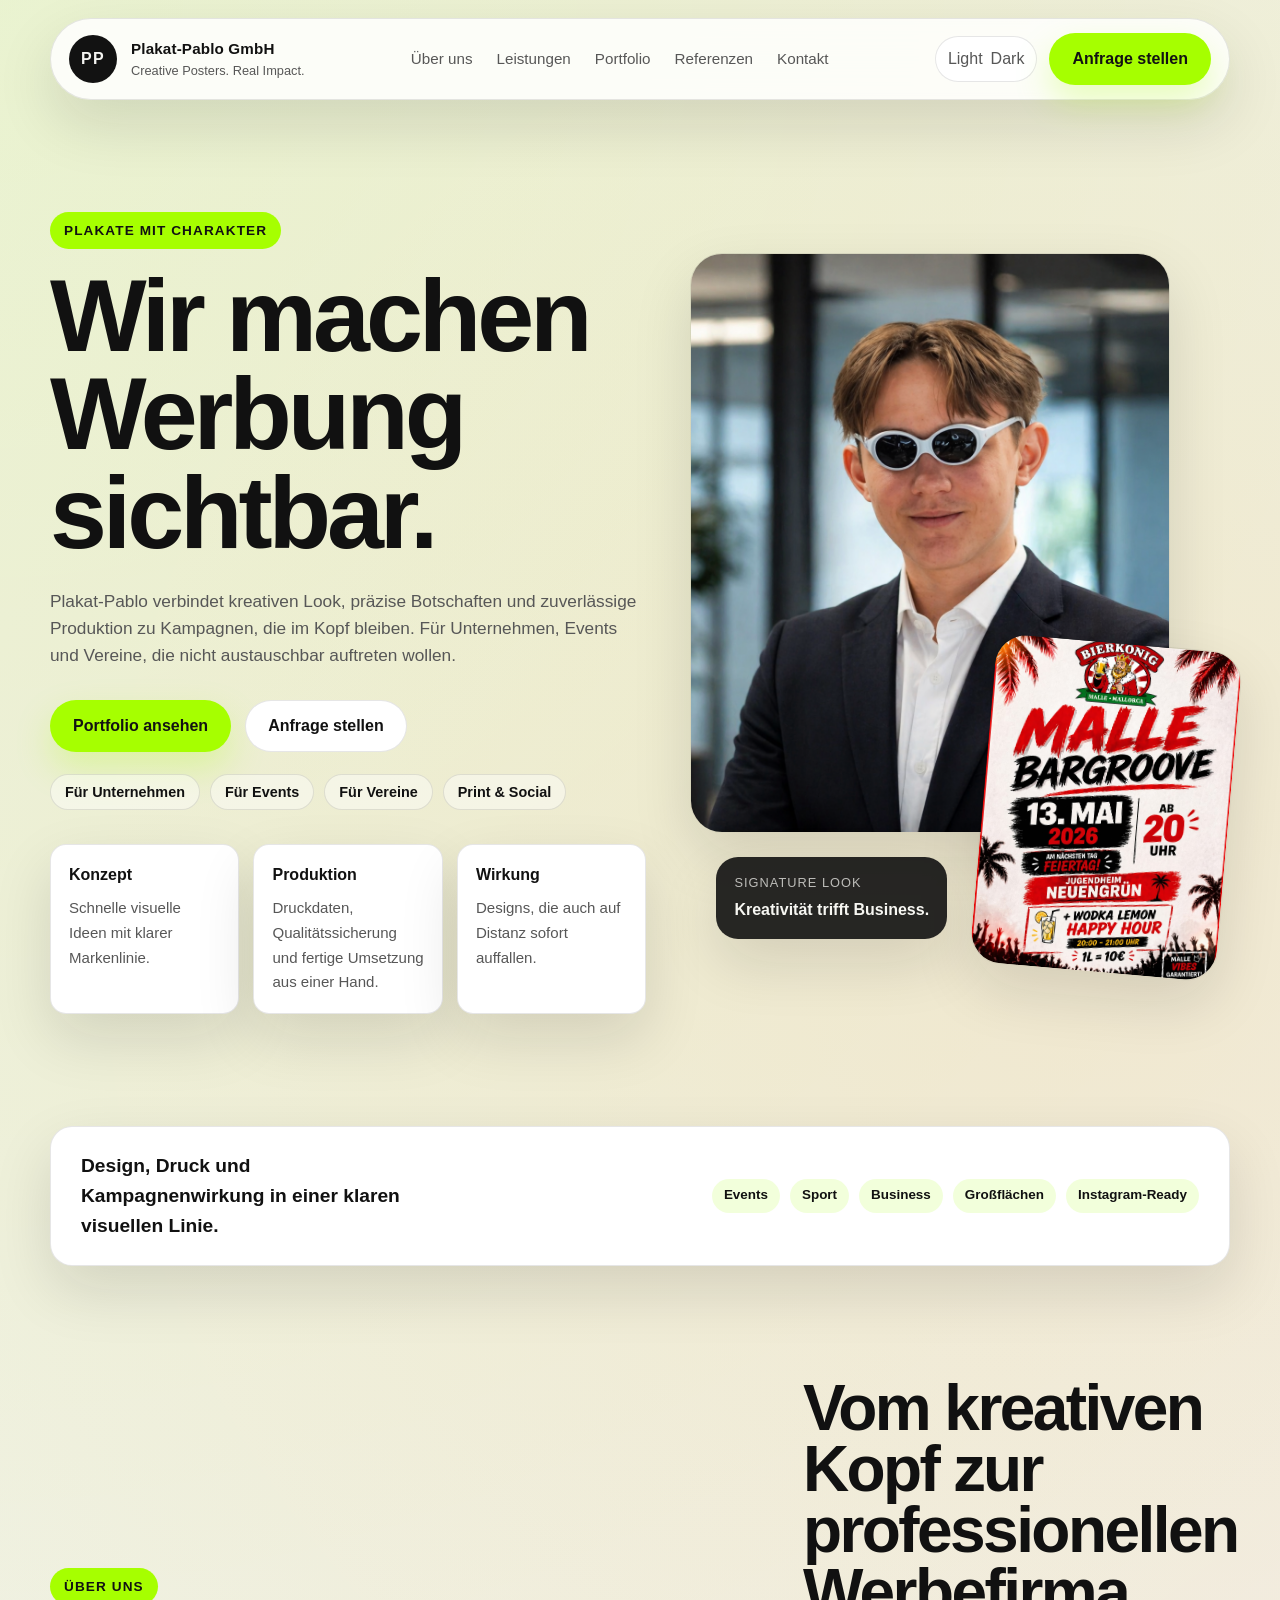
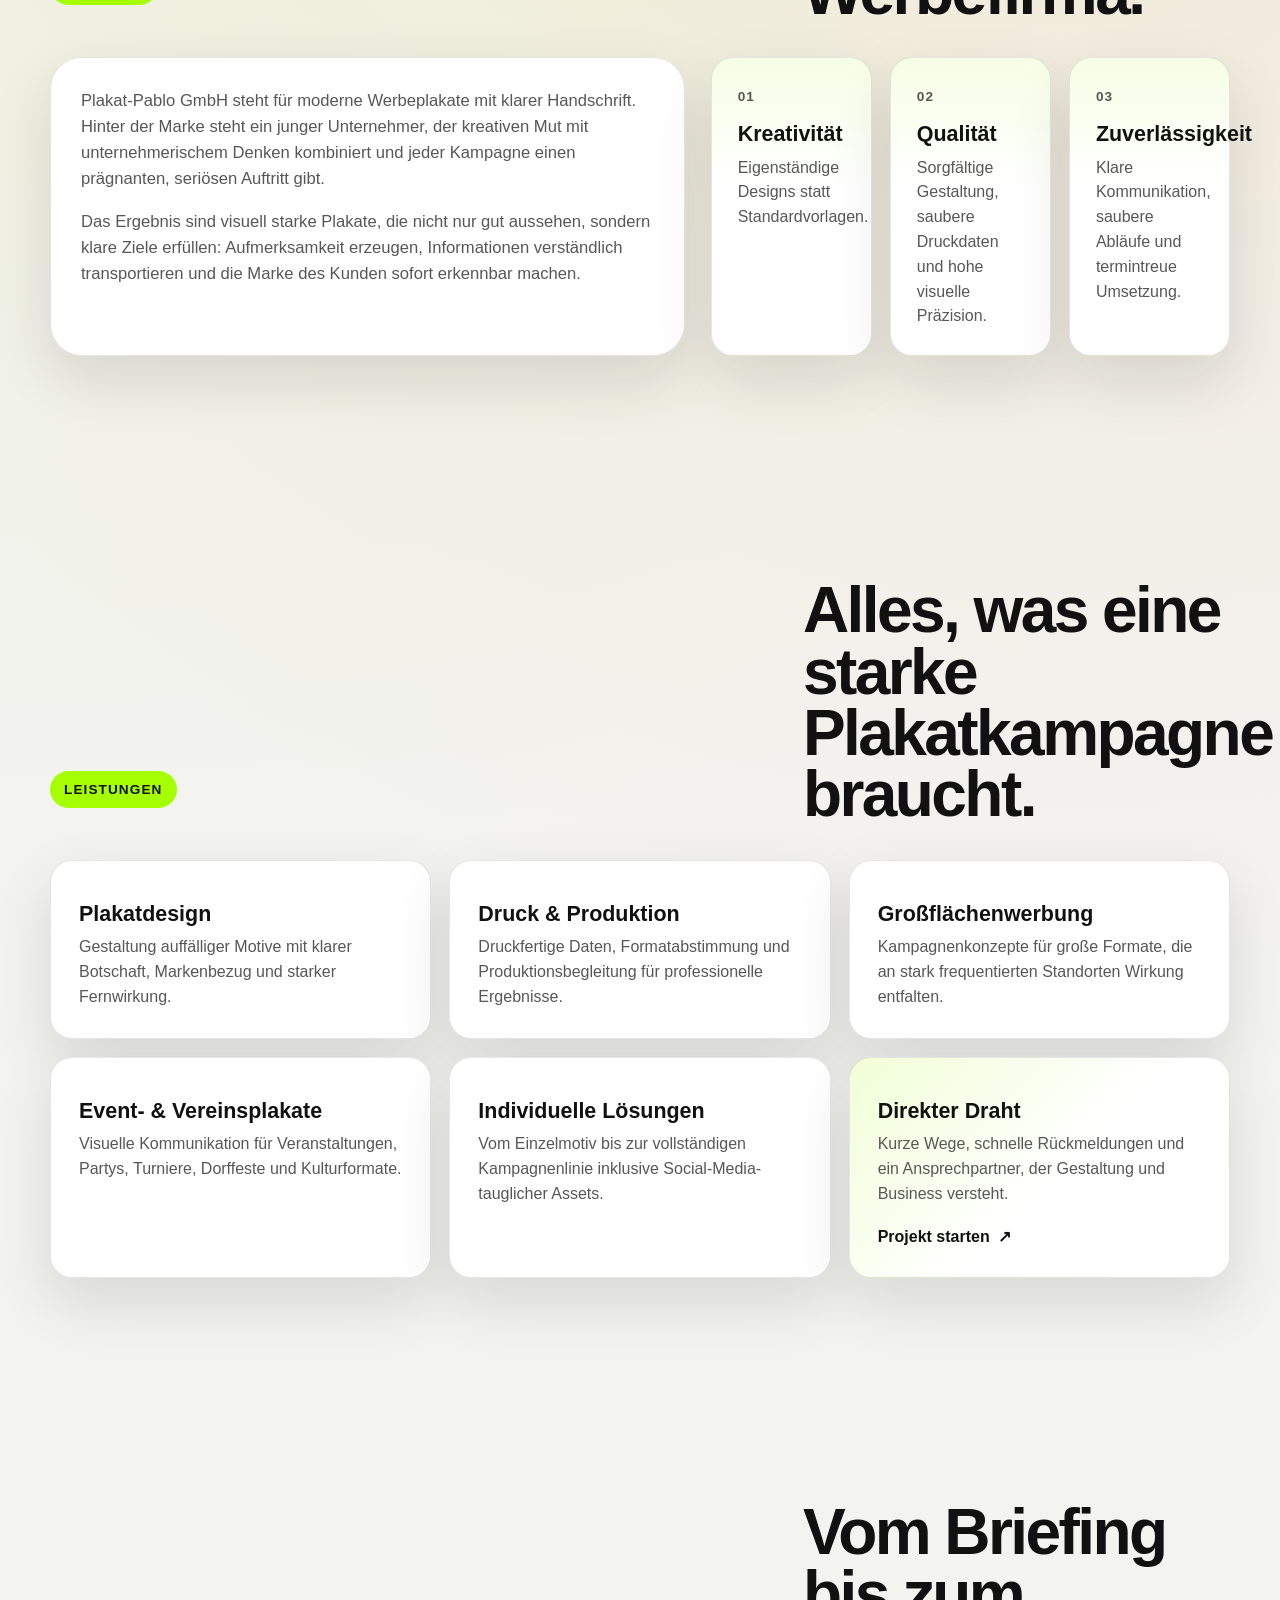
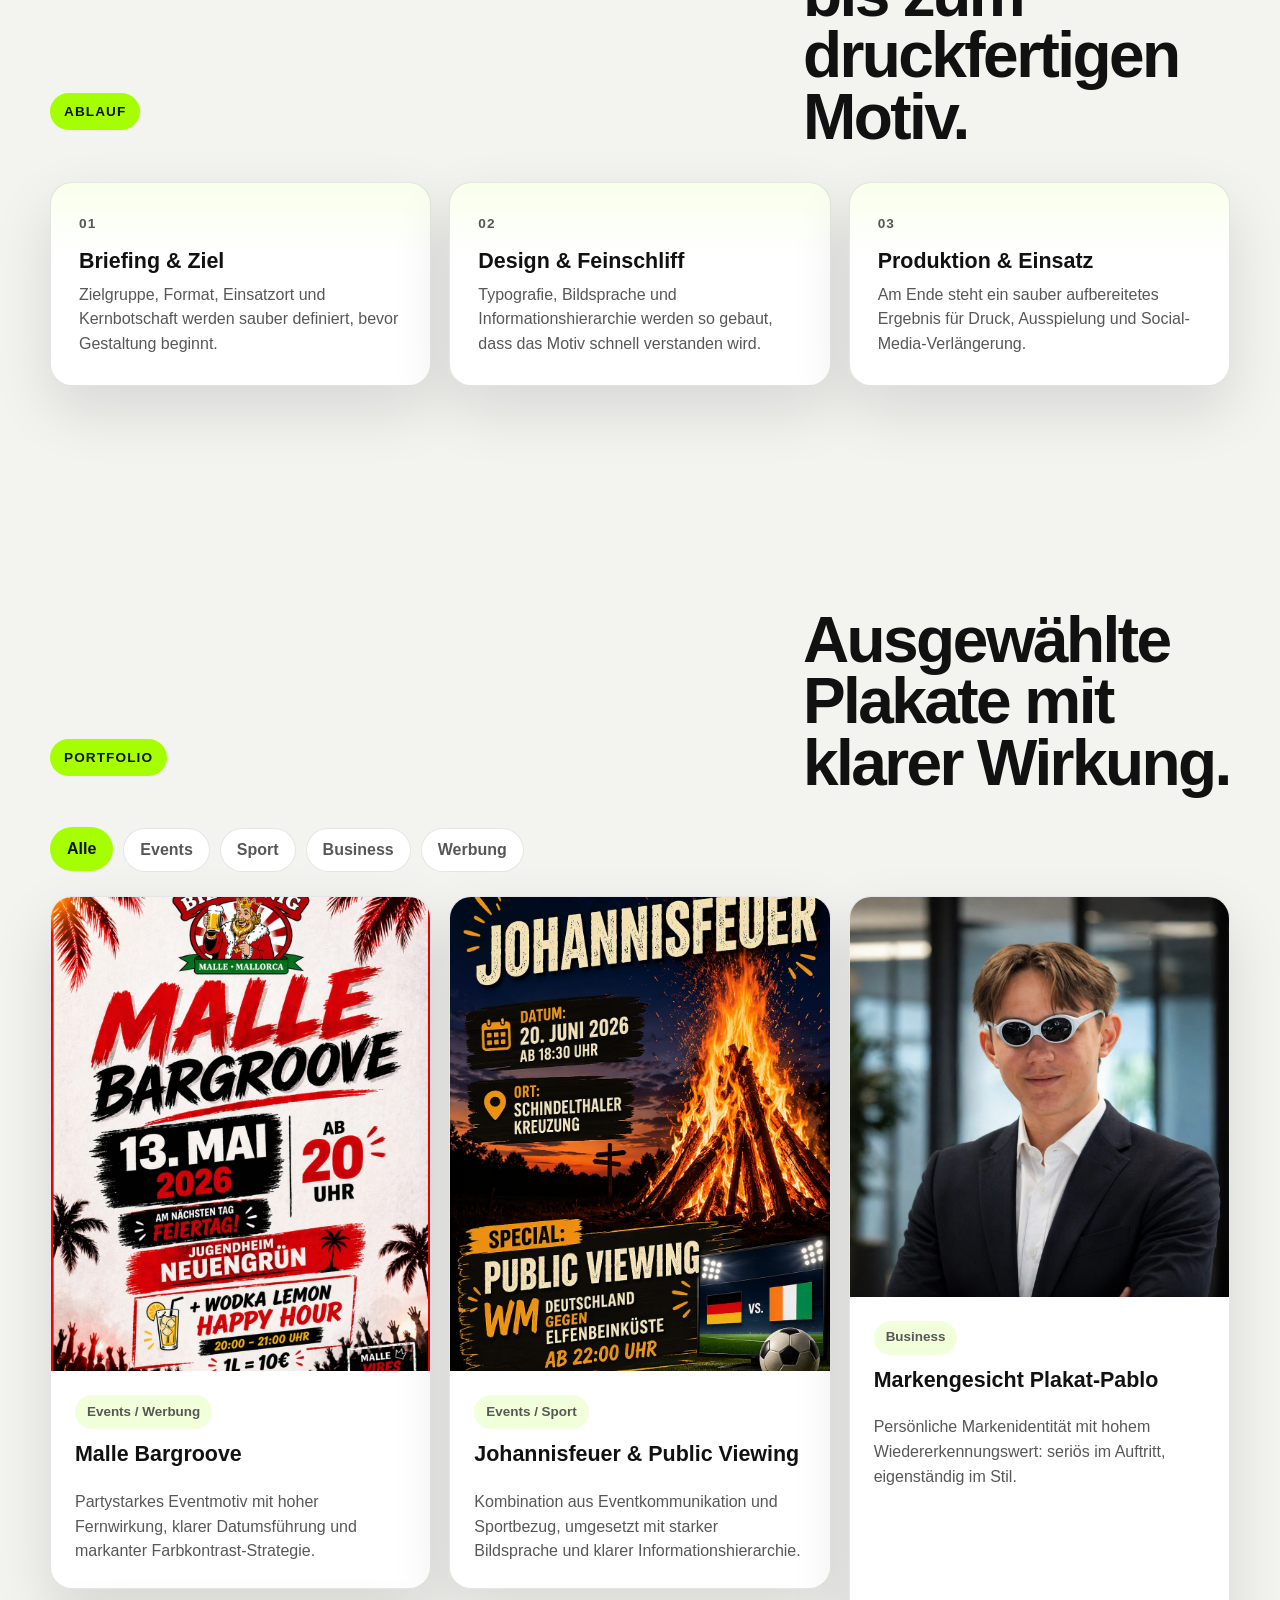
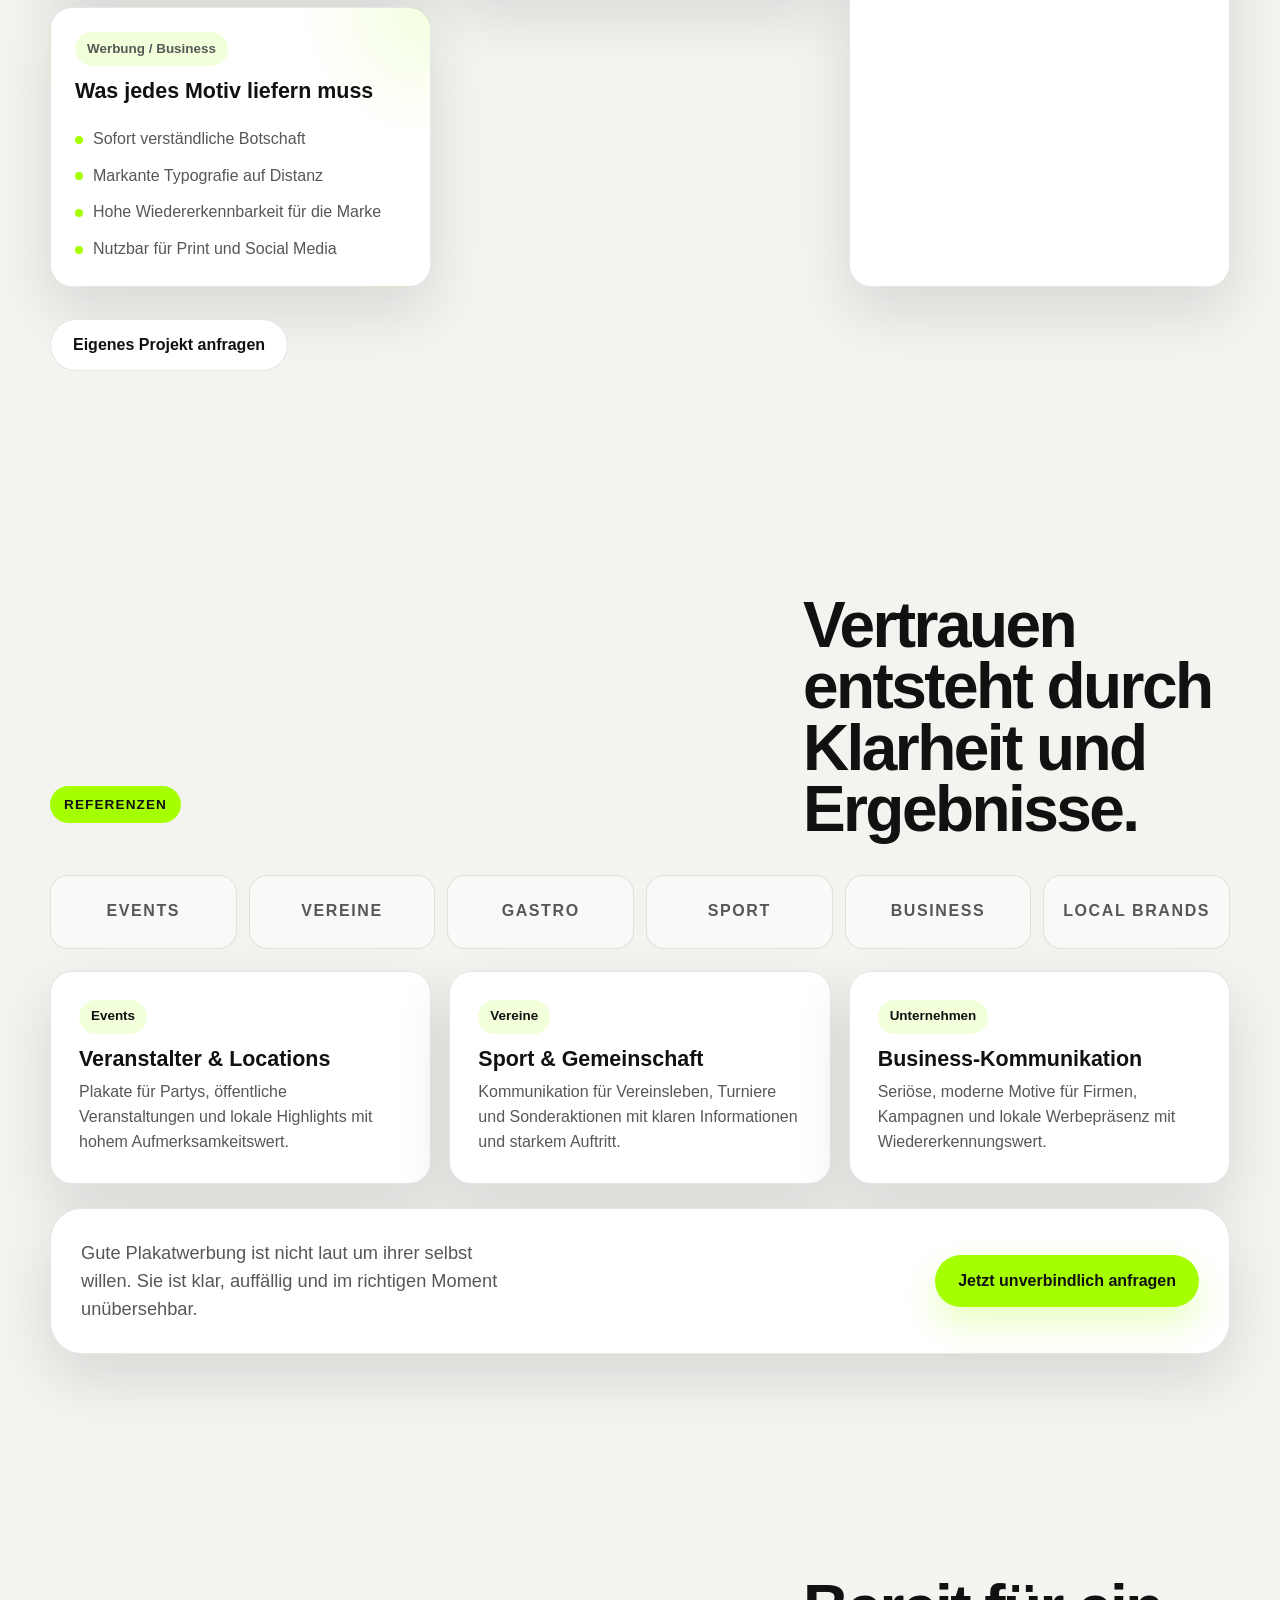
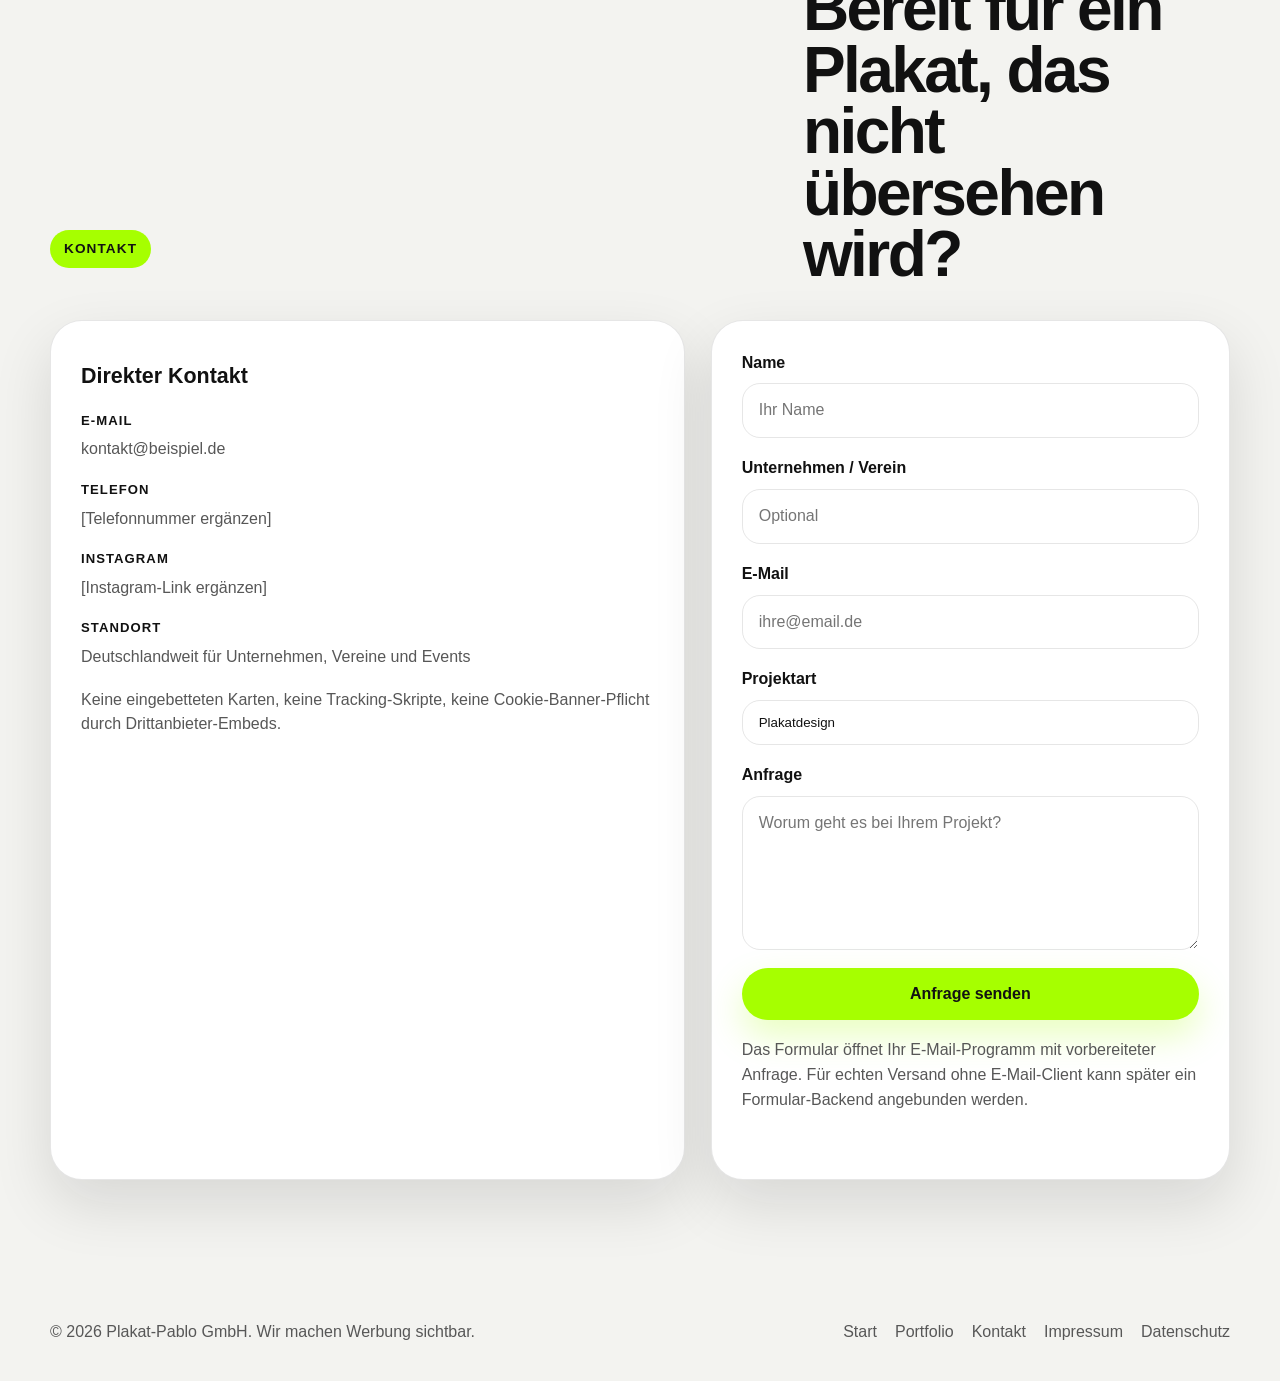
<file: index.html>
<!DOCTYPE html>
<html lang="de">
<head>
  <meta charset="UTF-8">
  <meta name="viewport" content="width=device-width, initial-scale=1.0">
  <title>Plakat-Pablo GmbH | Werbeplakate mit Wirkung</title>
  <meta
    name="description"
    content="Plakat-Pablo GmbH gestaltet, produziert und platziert hochwertige Werbeplakate für Unternehmen, Events und Vereine."
  >
  <meta name="robots" content="index,follow">
  <meta
    name="keywords"
    content="Plakatdesign, Werbeplakate, Großflächenwerbung, Eventplakate, Vereinsplakate, Druckproduktion"
  >
  <meta name="theme-color" content="#111111">
  <meta property="og:title" content="Plakat-Pablo GmbH">
  <meta
    property="og:description"
    content="Wir machen Werbung sichtbar. Moderne Plakatkampagnen für Business, Events und Vereine."
  >
  <meta property="og:type" content="website">
  <meta property="og:image" content="Bilder/Business-Plakat-Pablo.png">
  <link rel="icon" href="favicon.svg" type="image/svg+xml">
  <link rel="manifest" href="site.webmanifest">
  <link rel="preload" as="image" href="Bilder/Business-Plakat-Pablo.png">
  <link rel="stylesheet" href="styles.css">
  <script type="application/ld+json">
    {
      "@context": "https://schema.org",
      "@type": "Organization",
      "name": "Plakat-Pablo GmbH",
      "description": "Moderne Werbefirma für Plakatdesign, Druckproduktion und Großflächenwerbung."
    }
  </script>
</head>
<body>
  <a class="skip-link" href="#main-content">Zum Inhalt springen</a>
  <div class="site-shell">
    <header class="topbar">
      <a class="brand" href="#home" aria-label="Plakat-Pablo Startseite">
        <span class="brand-mark">PP</span>
        <span class="brand-copy">
          <strong>Plakat-Pablo GmbH</strong>
          <span>Creative Posters. Real Impact.</span>
        </span>
      </a>

      <nav class="nav" aria-label="Hauptnavigation">
        <a href="#about">Über uns</a>
        <a href="#services">Leistungen</a>
        <a href="#portfolio">Portfolio</a>
        <a href="#references">Referenzen</a>
        <a href="#contact">Kontakt</a>
      </nav>

      <div class="topbar-actions">
        <button class="theme-toggle" type="button" aria-label="Dunkelmodus aktivieren">
          <span class="theme-toggle__sun">Light</span>
          <span class="theme-toggle__moon">Dark</span>
        </button>
        <a class="button button--primary" href="#contact">Anfrage stellen</a>
      </div>

      <button class="nav-toggle" type="button" aria-expanded="false" aria-label="Menü öffnen">
        <span></span>
        <span></span>
      </button>
    </header>

    <main id="main-content">
      <section class="hero section" id="home">
        <div class="hero-copy reveal">
          <p class="eyebrow">Plakate mit Charakter</p>
          <h1>Wir machen Werbung sichtbar.</h1>
          <p class="hero-text">
            Plakat-Pablo verbindet kreativen Look, präzise Botschaften und zuverlässige Produktion
            zu Kampagnen, die im Kopf bleiben. Für Unternehmen, Events und Vereine, die nicht
            austauschbar auftreten wollen.
          </p>

          <div class="hero-actions">
            <a class="button button--primary" href="#portfolio">Portfolio ansehen</a>
            <a class="button button--secondary" href="#contact">Anfrage stellen</a>
          </div>

          <div class="hero-rail" aria-label="Zielgruppen und Einsatzfelder">
            <span>Für Unternehmen</span>
            <span>Für Events</span>
            <span>Für Vereine</span>
            <span>Print & Social</span>
          </div>

          <div class="hero-stats" aria-label="Leistungskennzahlen">
            <article>
              <strong>Konzept</strong>
              <span>Schnelle visuelle Ideen mit klarer Markenlinie.</span>
            </article>
            <article>
              <strong>Produktion</strong>
              <span>Druckdaten, Qualitätssicherung und fertige Umsetzung aus einer Hand.</span>
            </article>
            <article>
              <strong>Wirkung</strong>
              <span>Designs, die auch auf Distanz sofort auffallen.</span>
            </article>
          </div>
        </div>

        <div class="hero-visual reveal">
          <div class="hero-frame hero-frame--portrait">
            <img
              src="Bilder/Business-Plakat-Pablo.png"
              alt="Porträt des Inhabers von Plakat-Pablo mit markanten runden Sonnenbrillen"
              fetchpriority="high"
              decoding="async"
            >
          </div>
          <div class="hero-frame hero-frame--poster">
            <img
              src="Bilder/Malle-Bargroove-NGR.jpg"
              alt="Eventplakat Malle Bargroove von Plakat-Pablo"
              loading="eager"
              decoding="async"
            >
          </div>
          <div class="floating-note">
            <span>Signature Look</span>
            <strong>Kreativität trifft Business.</strong>
          </div>
        </div>
      </section>

      <section class="section intro-band reveal">
        <p>Design, Druck und Kampagnenwirkung in einer klaren visuellen Linie.</p>
        <div class="intro-band__items">
          <span>Events</span>
          <span>Sport</span>
          <span>Business</span>
          <span>Großflächen</span>
          <span>Instagram-Ready</span>
        </div>
      </section>

      <section class="section about" id="about">
        <div class="section-heading reveal">
          <p class="eyebrow">Über uns</p>
          <h2>Vom kreativen Kopf zur professionellen Werbefirma.</h2>
        </div>

        <div class="about-grid">
          <article class="about-story reveal">
            <p>
              Plakat-Pablo GmbH steht für moderne Werbeplakate mit klarer Handschrift. Hinter der
              Marke steht ein junger Unternehmer, der kreativen Mut mit unternehmerischem Denken
              kombiniert und jeder Kampagne einen prägnanten, seriösen Auftritt gibt.
            </p>
            <p>
              Das Ergebnis sind visuell starke Plakate, die nicht nur gut aussehen, sondern klare
              Ziele erfüllen: Aufmerksamkeit erzeugen, Informationen verständlich transportieren und
              die Marke des Kunden sofort erkennbar machen.
            </p>
          </article>

          <div class="values reveal">
            <article class="value-card">
              <span>01</span>
              <h3>Kreativität</h3>
              <p>Eigenständige Designs statt Standardvorlagen.</p>
            </article>
            <article class="value-card">
              <span>02</span>
              <h3>Qualität</h3>
              <p>Sorgfältige Gestaltung, saubere Druckdaten und hohe visuelle Präzision.</p>
            </article>
            <article class="value-card">
              <span>03</span>
              <h3>Zuverlässigkeit</h3>
              <p>Klare Kommunikation, saubere Abläufe und termintreue Umsetzung.</p>
            </article>
          </div>
        </div>
      </section>

      <section class="section services" id="services">
        <div class="section-heading reveal">
          <p class="eyebrow">Leistungen</p>
          <h2>Alles, was eine starke Plakatkampagne braucht.</h2>
        </div>

        <div class="services-grid">
          <article class="service-card reveal">
            <h3>Plakatdesign</h3>
            <p>Gestaltung auffälliger Motive mit klarer Botschaft, Markenbezug und starker Fernwirkung.</p>
          </article>
          <article class="service-card reveal">
            <h3>Druck & Produktion</h3>
            <p>Druckfertige Daten, Formatabstimmung und Produktionsbegleitung für professionelle Ergebnisse.</p>
          </article>
          <article class="service-card reveal">
            <h3>Großflächenwerbung</h3>
            <p>Kampagnenkonzepte für große Formate, die an stark frequentierten Standorten Wirkung entfalten.</p>
          </article>
          <article class="service-card reveal">
            <h3>Event- & Vereinsplakate</h3>
            <p>Visuelle Kommunikation für Veranstaltungen, Partys, Turniere, Dorffeste und Kulturformate.</p>
          </article>
          <article class="service-card reveal">
            <h3>Individuelle Lösungen</h3>
            <p>Vom Einzelmotiv bis zur vollständigen Kampagnenlinie inklusive Social-Media-tauglicher Assets.</p>
          </article>
          <article class="service-card reveal service-card--accent">
            <h3>Direkter Draht</h3>
            <p>Kurze Wege, schnelle Rückmeldungen und ein Ansprechpartner, der Gestaltung und Business versteht.</p>
            <a class="text-link" href="#contact">Projekt starten</a>
          </article>
        </div>
      </section>

      <section class="section workflow" id="workflow">
        <div class="section-heading reveal">
          <p class="eyebrow">Ablauf</p>
          <h2>Vom Briefing bis zum druckfertigen Motiv.</h2>
        </div>

        <div class="workflow-grid">
          <article class="workflow-card reveal">
            <span>01</span>
            <h3>Briefing & Ziel</h3>
            <p>Zielgruppe, Format, Einsatzort und Kernbotschaft werden sauber definiert, bevor Gestaltung beginnt.</p>
          </article>
          <article class="workflow-card reveal">
            <span>02</span>
            <h3>Design & Feinschliff</h3>
            <p>Typografie, Bildsprache und Informationshierarchie werden so gebaut, dass das Motiv schnell verstanden wird.</p>
          </article>
          <article class="workflow-card reveal">
            <span>03</span>
            <h3>Produktion & Einsatz</h3>
            <p>Am Ende steht ein sauber aufbereitetes Ergebnis für Druck, Ausspielung und Social-Media-Verlängerung.</p>
          </article>
        </div>
      </section>

      <section class="section portfolio" id="portfolio">
        <div class="section-heading reveal">
          <p class="eyebrow">Portfolio</p>
          <h2>Ausgewählte Plakate mit klarer Wirkung.</h2>
        </div>

        <div class="portfolio-toolbar reveal" role="toolbar" aria-label="Portfolio-Kategorien">
          <button class="filter-button is-active" type="button" data-filter="all">Alle</button>
          <button class="filter-button" type="button" data-filter="events">Events</button>
          <button class="filter-button" type="button" data-filter="sport">Sport</button>
          <button class="filter-button" type="button" data-filter="business">Business</button>
          <button class="filter-button" type="button" data-filter="werbung">Werbung</button>
        </div>

        <div class="portfolio-grid">
          <article class="portfolio-card reveal" data-category="events werbung">
            <div class="portfolio-card__media">
              <img src="Bilder/Malle-Bargroove-NGR.jpg" alt="Eventplakat Malle Bargroove" loading="lazy" decoding="async">
            </div>
            <div class="portfolio-card__body">
              <div>
                <p class="portfolio-tag">Events / Werbung</p>
                <h3>Malle Bargroove</h3>
              </div>
              <p>Partystarkes Eventmotiv mit hoher Fernwirkung, klarer Datumsführung und markanter Farbkontrast-Strategie.</p>
            </div>
          </article>

          <article class="portfolio-card reveal" data-category="events sport">
            <div class="portfolio-card__media">
              <img src="Bilder/Johannisfeuer-NGR.jpg" alt="Johannisfeuer-Plakat mit Public Viewing" loading="lazy" decoding="async">
            </div>
            <div class="portfolio-card__body">
              <div>
                <p class="portfolio-tag">Events / Sport</p>
                <h3>Johannisfeuer & Public Viewing</h3>
              </div>
              <p>Kombination aus Eventkommunikation und Sportbezug, umgesetzt mit starker Bildsprache und klarer Informationshierarchie.</p>
            </div>
          </article>

          <article class="portfolio-card portfolio-card--story reveal" data-category="business">
            <div class="portfolio-card__media portfolio-card__media--portrait">
              <img src="Bilder/Business-Plakat-Pablo.png" alt="Business-Porträt des Inhabers von Plakat-Pablo" loading="lazy" decoding="async">
            </div>
            <div class="portfolio-card__body">
              <div>
                <p class="portfolio-tag">Business</p>
                <h3>Markengesicht Plakat-Pablo</h3>
              </div>
              <p>Persönliche Markenidentität mit hohem Wiedererkennungswert: seriös im Auftritt, eigenständig im Stil.</p>
            </div>
          </article>

          <article class="portfolio-card portfolio-card--text reveal" data-category="werbung business">
            <div class="portfolio-card__body">
              <div>
                <p class="portfolio-tag">Werbung / Business</p>
                <h3>Was jedes Motiv liefern muss</h3>
              </div>
              <ul class="result-list">
                <li>Sofort verständliche Botschaft</li>
                <li>Markante Typografie auf Distanz</li>
                <li>Hohe Wiedererkennbarkeit für die Marke</li>
                <li>Nutzbar für Print und Social Media</li>
              </ul>
            </div>
          </article>
        </div>

        <div class="section-cta reveal">
          <a class="button button--secondary" href="#contact">Eigenes Projekt anfragen</a>
        </div>
      </section>

      <section class="section references" id="references">
        <div class="section-heading reveal">
          <p class="eyebrow">Referenzen</p>
          <h2>Vertrauen entsteht durch Klarheit und Ergebnisse.</h2>
        </div>

        <div class="logo-wall reveal" aria-label="Beispielbranchen">
          <span>EVENTS</span>
          <span>VEREINE</span>
          <span>GASTRO</span>
          <span>SPORT</span>
          <span>BUSINESS</span>
          <span>LOCAL BRANDS</span>
        </div>

        <div class="references-grid">
          <article class="reference-card reveal">
            <span class="reference-label">Events</span>
            <h3>Veranstalter & Locations</h3>
            <p>Plakate für Partys, öffentliche Veranstaltungen und lokale Highlights mit hohem Aufmerksamkeitswert.</p>
          </article>
          <article class="reference-card reveal">
            <span class="reference-label">Vereine</span>
            <h3>Sport & Gemeinschaft</h3>
            <p>Kommunikation für Vereinsleben, Turniere und Sonderaktionen mit klaren Informationen und starkem Auftritt.</p>
          </article>
          <article class="reference-card reveal">
            <span class="reference-label">Unternehmen</span>
            <h3>Business-Kommunikation</h3>
            <p>Seriöse, moderne Motive für Firmen, Kampagnen und lokale Werbepräsenz mit Wiedererkennungswert.</p>
          </article>
        </div>

        <div class="quote-panel reveal">
          <p>
            Gute Plakatwerbung ist nicht laut um ihrer selbst willen. Sie ist klar, auffällig und
            im richtigen Moment unübersehbar.
          </p>
          <a class="button button--primary" href="#contact">Jetzt unverbindlich anfragen</a>
        </div>
      </section>

      <section class="section contact" id="contact">
        <div class="section-heading reveal">
          <p class="eyebrow">Kontakt</p>
          <h2>Bereit für ein Plakat, das nicht übersehen wird?</h2>
        </div>

        <div class="contact-grid">
          <article class="contact-panel reveal">
            <h3>Direkter Kontakt</h3>
            <ul class="contact-list">
              <li><strong>E-Mail</strong><span>kontakt@beispiel.de</span></li>
              <li><strong>Telefon</strong><span>[Telefonnummer ergänzen]</span></li>
              <li><strong>Instagram</strong><span>[Instagram-Link ergänzen]</span></li>
              <li><strong>Standort</strong><span>Deutschlandweit für Unternehmen, Vereine und Events</span></li>
            </ul>

            <p class="privacy-note">Keine eingebetteten Karten, keine Tracking-Skripte, keine Cookie-Banner-Pflicht durch Drittanbieter-Embeds.</p>
          </article>

          <form class="contact-form reveal" data-mailto="kontakt@beispiel.de">
            <label>
              <span>Name</span>
              <input type="text" name="name" placeholder="Ihr Name" required>
            </label>
            <label>
              <span>Unternehmen / Verein</span>
              <input type="text" name="company" placeholder="Optional">
            </label>
            <label>
              <span>E-Mail</span>
              <input type="email" name="email" placeholder="ihre@email.de" required>
            </label>
            <label>
              <span>Projektart</span>
              <select name="projectType">
                <option value="Plakatdesign">Plakatdesign</option>
                <option value="Druck & Produktion">Druck & Produktion</option>
                <option value="Eventplakat">Eventplakat</option>
                <option value="Großflächenwerbung">Großflächenwerbung</option>
                <option value="Individuelle Anfrage">Individuelle Anfrage</option>
              </select>
            </label>
            <label>
              <span>Anfrage</span>
              <textarea name="message" rows="5" placeholder="Worum geht es bei Ihrem Projekt?" required></textarea>
            </label>
            <button class="button button--primary" type="submit">Anfrage senden</button>
            <p class="form-note">Das Formular öffnet Ihr E-Mail-Programm mit vorbereiteter Anfrage. Für echten Versand ohne E-Mail-Client kann später ein Formular-Backend angebunden werden.</p>
            <p class="form-feedback" aria-live="polite"></p>
          </form>
        </div>
      </section>
    </main>

    <footer class="footer">
      <p>© <span id="year"></span> Plakat-Pablo GmbH. Wir machen Werbung sichtbar.</p>
      <div class="footer-links">
        <a href="#home">Start</a>
        <a href="#portfolio">Portfolio</a>
        <a href="#contact">Kontakt</a>
        <a href="impressum.html">Impressum</a>
        <a href="datenschutz.html">Datenschutz</a>
      </div>
    </footer>
  </div>

  <script src="script.js"></script>
</body>
</html>
</file>
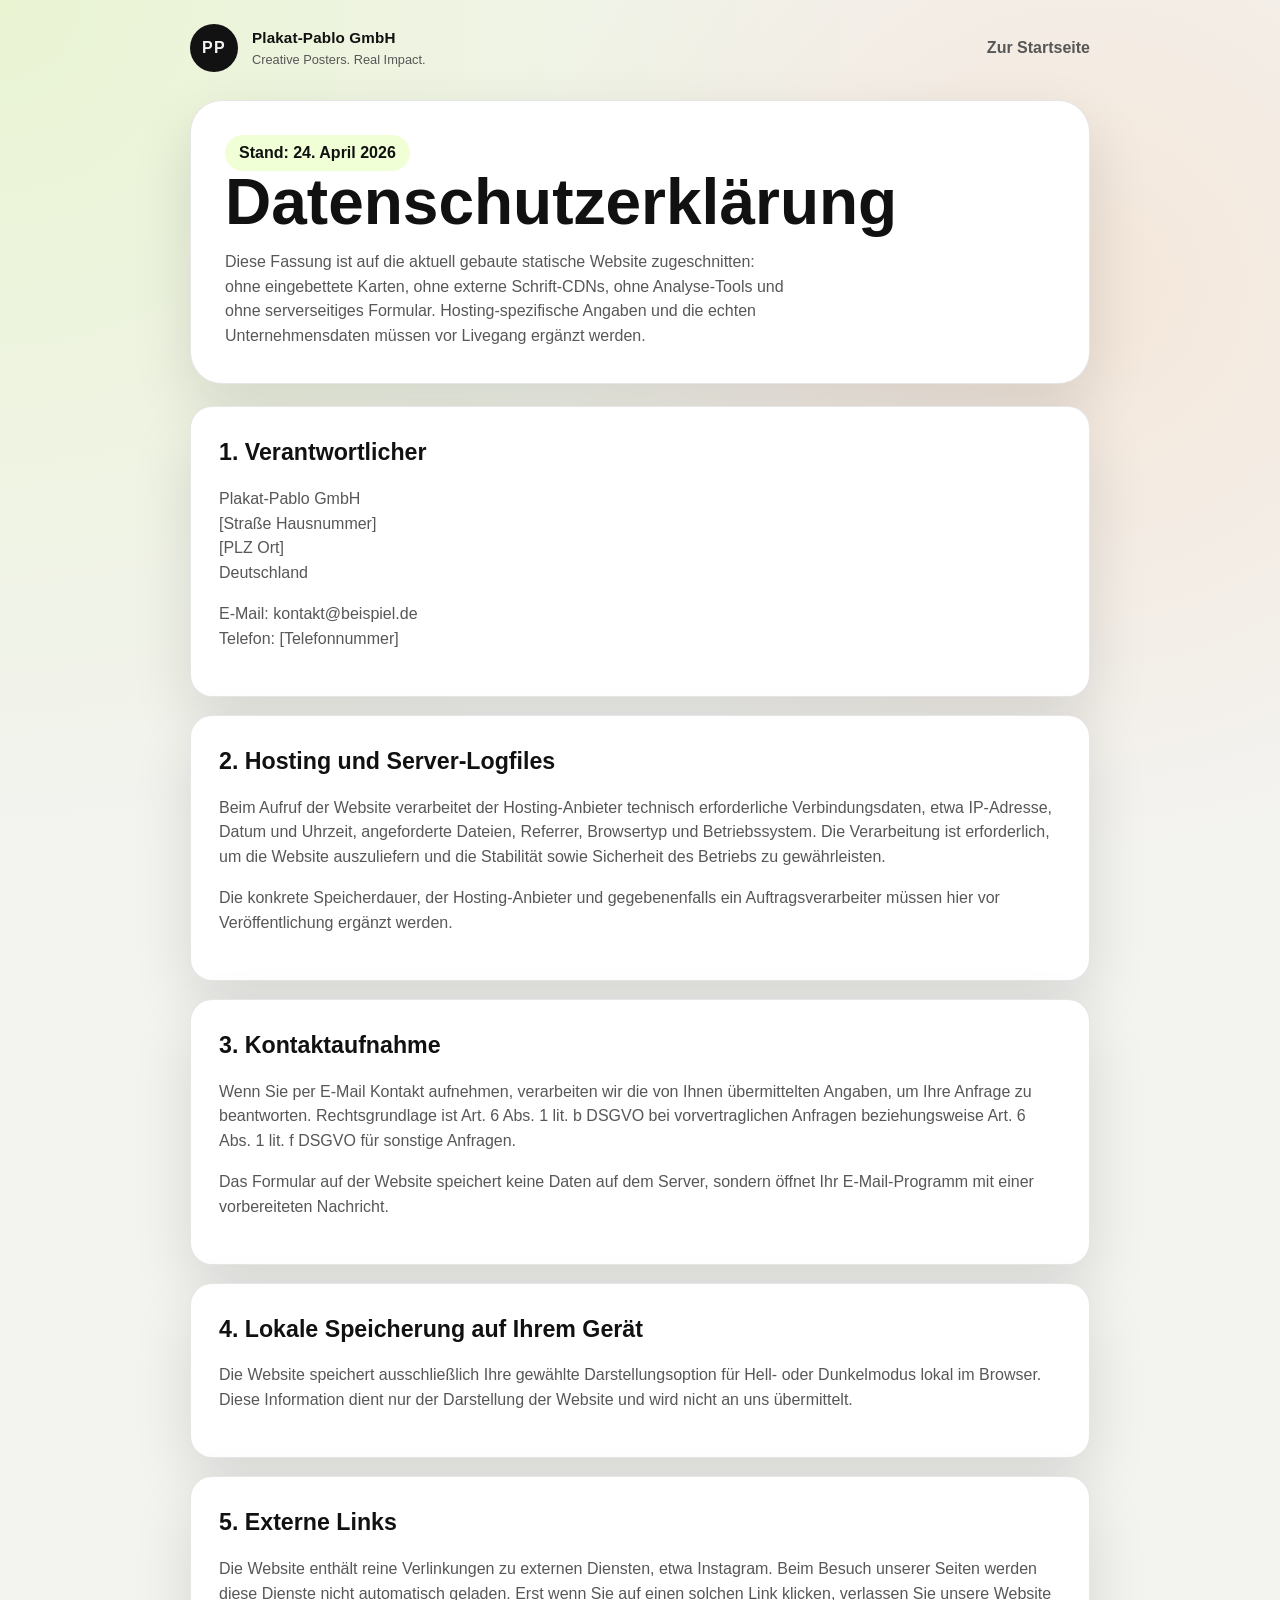
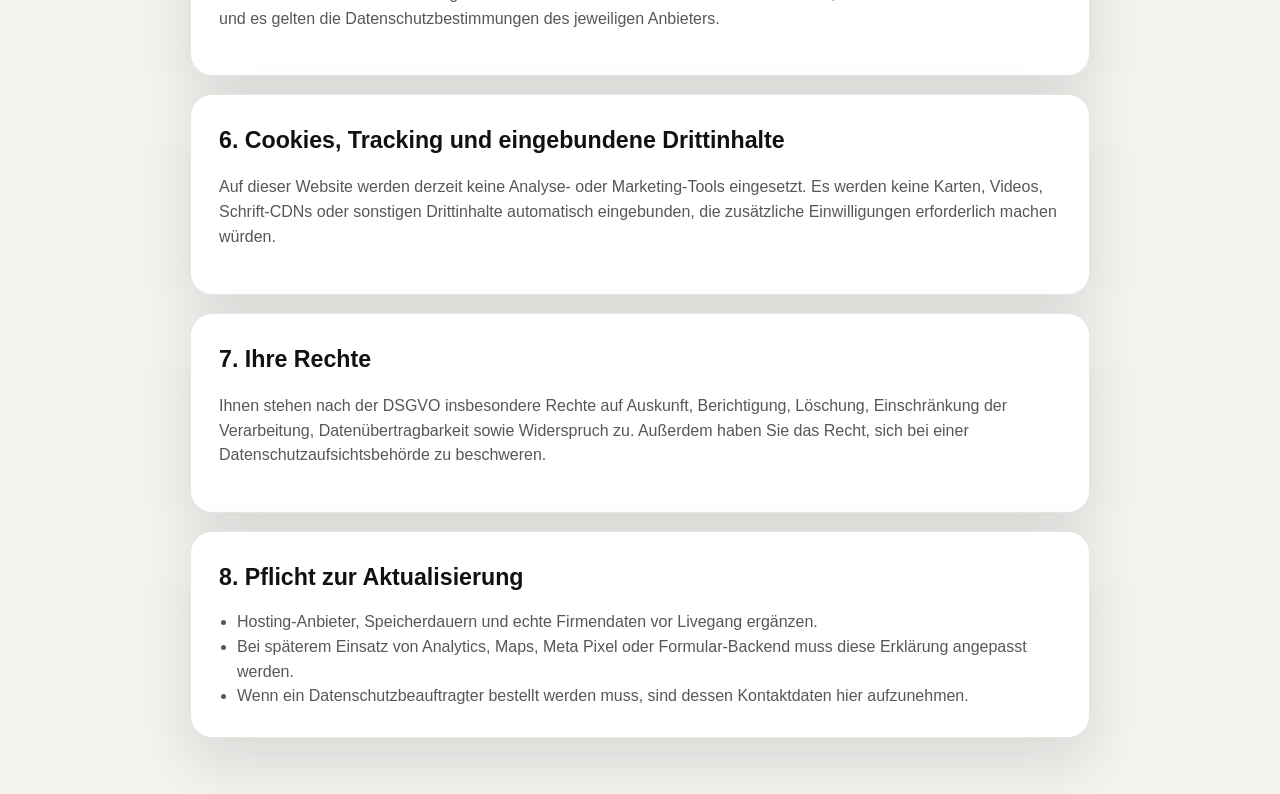
<file: datenschutz.html>
<!DOCTYPE html>
<html lang="de">
<head>
  <meta charset="UTF-8">
  <meta name="viewport" content="width=device-width, initial-scale=1.0">
  <title>Datenschutz | Plakat-Pablo GmbH</title>
  <meta name="robots" content="index,follow">
  <meta name="description" content="Datenschutzhinweise der Plakat-Pablo GmbH.">
  <meta name="theme-color" content="#111111">
  <link rel="icon" href="favicon.svg" type="image/svg+xml">
  <link rel="manifest" href="site.webmanifest">
  <link rel="stylesheet" href="styles.css">
</head>
<body class="legal-page">
  <div class="legal-shell">
    <div class="legal-topbar">
      <a class="brand" href="index.html">
        <span class="brand-mark">PP</span>
        <span class="brand-copy">
          <strong>Plakat-Pablo GmbH</strong>
          <span>Creative Posters. Real Impact.</span>
        </span>
      </a>
      <a class="legal-back" href="index.html">Zur Startseite</a>
    </div>

    <section class="legal-hero">
      <span class="legal-note">Stand: 24. April 2026</span>
      <h1>Datenschutzerklärung</h1>
      <p>
        Diese Fassung ist auf die aktuell gebaute statische Website zugeschnitten: ohne eingebettete
        Karten, ohne externe Schrift-CDNs, ohne Analyse-Tools und ohne serverseitiges Formular.
        Hosting-spezifische Angaben und die echten Unternehmensdaten müssen vor Livegang ergänzt werden.
      </p>
    </section>

    <div class="legal-grid">
      <section class="legal-card">
        <h2>1. Verantwortlicher</h2>
        <p>
          Plakat-Pablo GmbH<br>
          [Straße Hausnummer]<br>
          [PLZ Ort]<br>
          Deutschland
        </p>
        <p>
          E-Mail: kontakt@beispiel.de<br>
          Telefon: [Telefonnummer]
        </p>
      </section>

      <section class="legal-card">
        <h2>2. Hosting und Server-Logfiles</h2>
        <p>
          Beim Aufruf der Website verarbeitet der Hosting-Anbieter technisch erforderliche
          Verbindungsdaten, etwa IP-Adresse, Datum und Uhrzeit, angeforderte Dateien, Referrer,
          Browsertyp und Betriebssystem. Die Verarbeitung ist erforderlich, um die Website auszuliefern
          und die Stabilität sowie Sicherheit des Betriebs zu gewährleisten.
        </p>
        <p>
          Die konkrete Speicherdauer, der Hosting-Anbieter und gegebenenfalls ein Auftragsverarbeiter
          müssen hier vor Veröffentlichung ergänzt werden.
        </p>
      </section>

      <section class="legal-card">
        <h2>3. Kontaktaufnahme</h2>
        <p>
          Wenn Sie per E-Mail Kontakt aufnehmen, verarbeiten wir die von Ihnen übermittelten Angaben,
          um Ihre Anfrage zu beantworten. Rechtsgrundlage ist Art. 6 Abs. 1 lit. b DSGVO bei
          vorvertraglichen Anfragen beziehungsweise Art. 6 Abs. 1 lit. f DSGVO für sonstige Anfragen.
        </p>
        <p>
          Das Formular auf der Website speichert keine Daten auf dem Server, sondern öffnet Ihr
          E-Mail-Programm mit einer vorbereiteten Nachricht.
        </p>
      </section>

      <section class="legal-card">
        <h2>4. Lokale Speicherung auf Ihrem Gerät</h2>
        <p>
          Die Website speichert ausschließlich Ihre gewählte Darstellungsoption für Hell- oder
          Dunkelmodus lokal im Browser. Diese Information dient nur der Darstellung der Website und
          wird nicht an uns übermittelt.
        </p>
      </section>

      <section class="legal-card">
        <h2>5. Externe Links</h2>
        <p>
          Die Website enthält reine Verlinkungen zu externen Diensten, etwa Instagram. Beim Besuch
          unserer Seiten werden diese Dienste nicht automatisch geladen. Erst wenn Sie auf einen
          solchen Link klicken, verlassen Sie unsere Website und es gelten die Datenschutzbestimmungen
          des jeweiligen Anbieters.
        </p>
      </section>

      <section class="legal-card">
        <h2>6. Cookies, Tracking und eingebundene Drittinhalte</h2>
        <p>
          Auf dieser Website werden derzeit keine Analyse- oder Marketing-Tools eingesetzt. Es werden
          keine Karten, Videos, Schrift-CDNs oder sonstigen Drittinhalte automatisch eingebunden, die
          zusätzliche Einwilligungen erforderlich machen würden.
        </p>
      </section>

      <section class="legal-card">
        <h2>7. Ihre Rechte</h2>
        <p>
          Ihnen stehen nach der DSGVO insbesondere Rechte auf Auskunft, Berichtigung, Löschung,
          Einschränkung der Verarbeitung, Datenübertragbarkeit sowie Widerspruch zu. Außerdem haben
          Sie das Recht, sich bei einer Datenschutzaufsichtsbehörde zu beschweren.
        </p>
      </section>

      <section class="legal-card">
        <h2>8. Pflicht zur Aktualisierung</h2>
        <ul>
          <li>Hosting-Anbieter, Speicherdauern und echte Firmendaten vor Livegang ergänzen.</li>
          <li>Bei späterem Einsatz von Analytics, Maps, Meta Pixel oder Formular-Backend muss diese Erklärung angepasst werden.</li>
          <li>Wenn ein Datenschutzbeauftragter bestellt werden muss, sind dessen Kontaktdaten hier aufzunehmen.</li>
        </ul>
      </section>
    </div>
  </div>
</body>
</html>
</file>
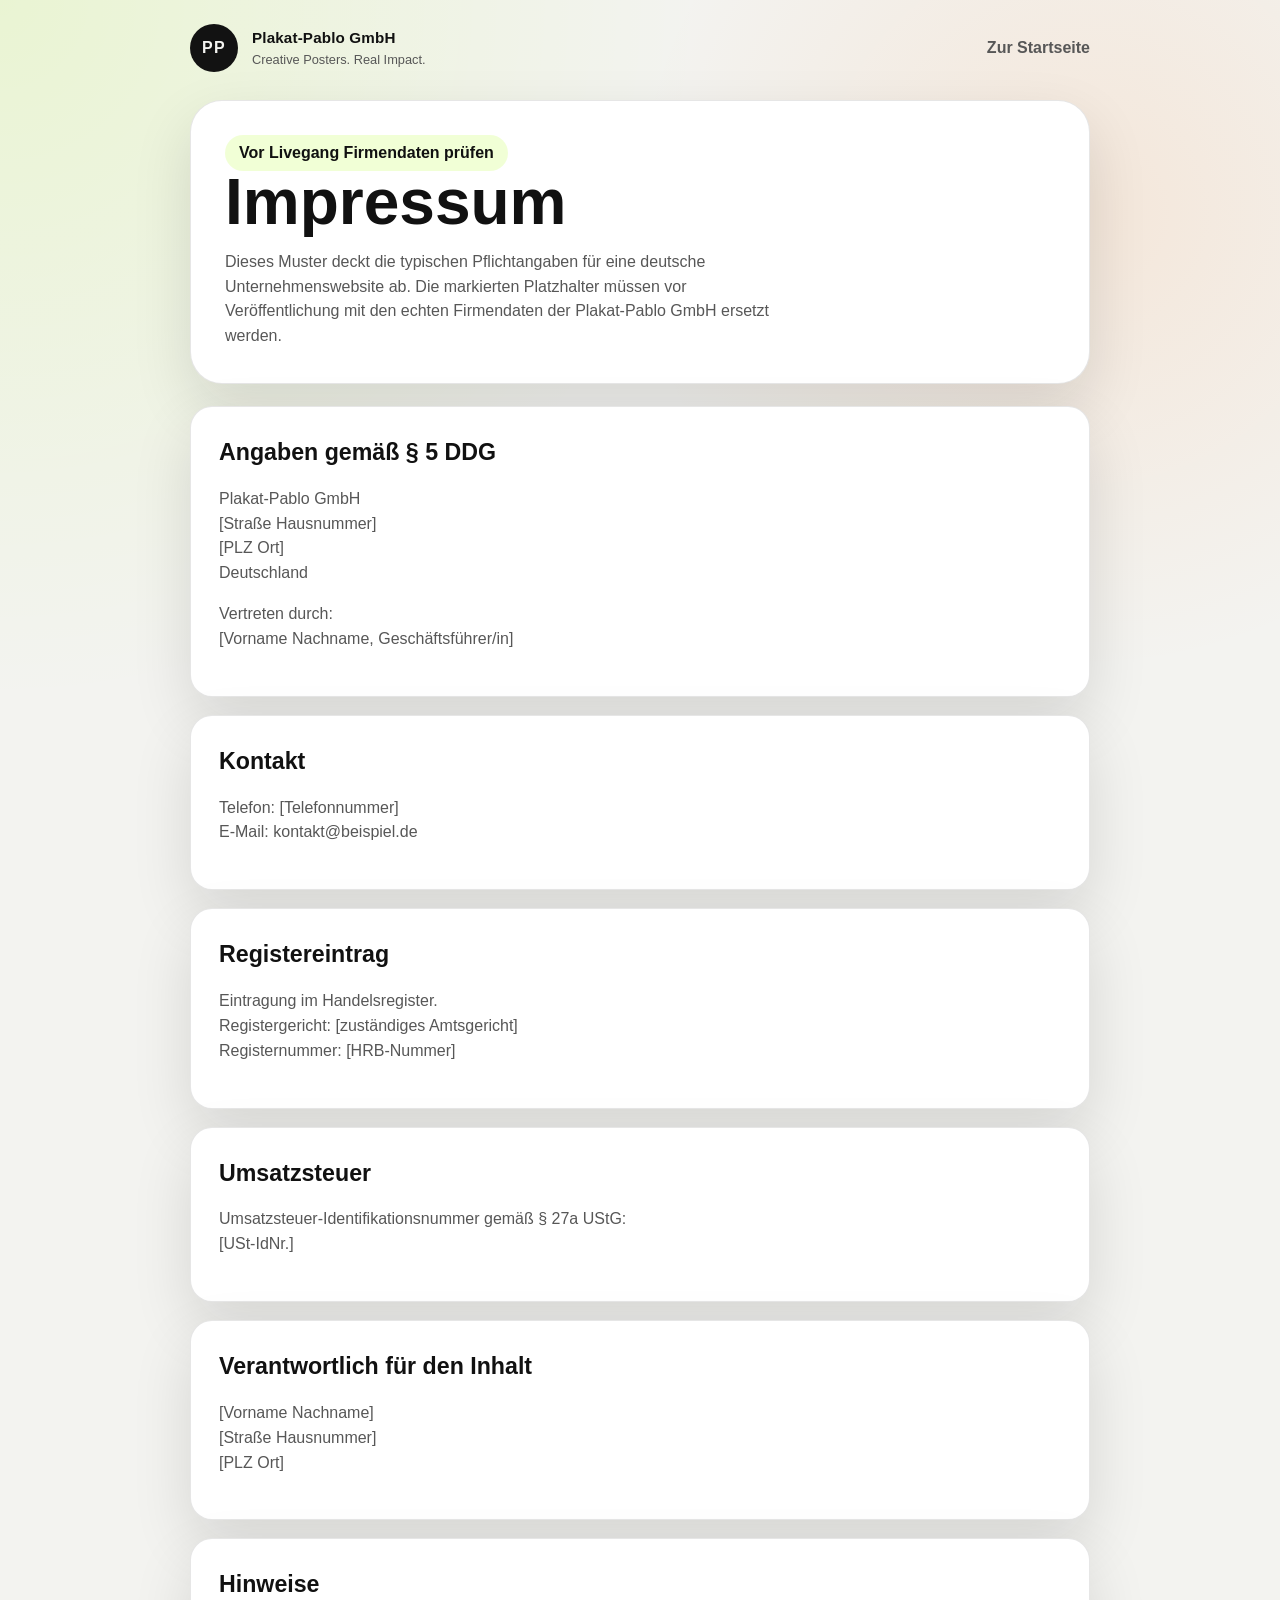
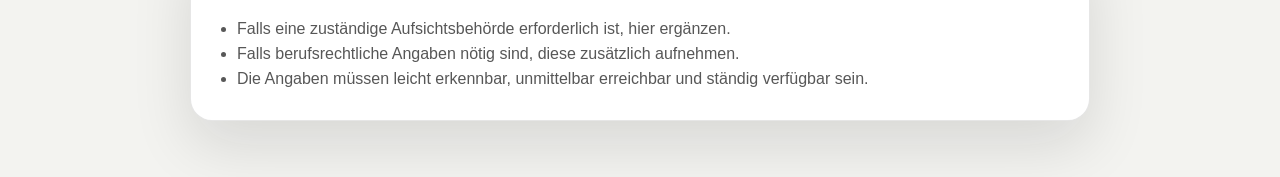
<file: impressum.html>
<!DOCTYPE html>
<html lang="de">
<head>
  <meta charset="UTF-8">
  <meta name="viewport" content="width=device-width, initial-scale=1.0">
  <title>Impressum | Plakat-Pablo GmbH</title>
  <meta name="robots" content="index,follow">
  <meta name="description" content="Impressum der Plakat-Pablo GmbH.">
  <meta name="theme-color" content="#111111">
  <link rel="icon" href="favicon.svg" type="image/svg+xml">
  <link rel="manifest" href="site.webmanifest">
  <link rel="stylesheet" href="styles.css">
</head>
<body class="legal-page">
  <div class="legal-shell">
    <div class="legal-topbar">
      <a class="brand" href="index.html">
        <span class="brand-mark">PP</span>
        <span class="brand-copy">
          <strong>Plakat-Pablo GmbH</strong>
          <span>Creative Posters. Real Impact.</span>
        </span>
      </a>
      <a class="legal-back" href="index.html">Zur Startseite</a>
    </div>

    <section class="legal-hero">
      <span class="legal-note">Vor Livegang Firmendaten prüfen</span>
      <h1>Impressum</h1>
      <p>
        Dieses Muster deckt die typischen Pflichtangaben für eine deutsche Unternehmenswebsite ab.
        Die markierten Platzhalter müssen vor Veröffentlichung mit den echten Firmendaten der
        Plakat-Pablo GmbH ersetzt werden.
      </p>
    </section>

    <div class="legal-grid">
      <section class="legal-card">
        <h2>Angaben gemäß § 5 DDG</h2>
        <p>
          Plakat-Pablo GmbH<br>
          [Straße Hausnummer]<br>
          [PLZ Ort]<br>
          Deutschland
        </p>
        <p>
          Vertreten durch:<br>
          [Vorname Nachname, Geschäftsführer/in]
        </p>
      </section>

      <section class="legal-card">
        <h2>Kontakt</h2>
        <p>
          Telefon: [Telefonnummer]<br>
          E-Mail: kontakt@beispiel.de
        </p>
      </section>

      <section class="legal-card">
        <h2>Registereintrag</h2>
        <p>
          Eintragung im Handelsregister.<br>
          Registergericht: [zuständiges Amtsgericht]<br>
          Registernummer: [HRB-Nummer]
        </p>
      </section>

      <section class="legal-card">
        <h2>Umsatzsteuer</h2>
        <p>
          Umsatzsteuer-Identifikationsnummer gemäß § 27a UStG:<br>
          [USt-IdNr.]
        </p>
      </section>

      <section class="legal-card">
        <h2>Verantwortlich für den Inhalt</h2>
        <p>
          [Vorname Nachname]<br>
          [Straße Hausnummer]<br>
          [PLZ Ort]
        </p>
      </section>

      <section class="legal-card">
        <h2>Hinweise</h2>
        <ul>
          <li>Falls eine zuständige Aufsichtsbehörde erforderlich ist, hier ergänzen.</li>
          <li>Falls berufsrechtliche Angaben nötig sind, diese zusätzlich aufnehmen.</li>
          <li>Die Angaben müssen leicht erkennbar, unmittelbar erreichbar und ständig verfügbar sein.</li>
        </ul>
      </section>
    </div>
  </div>
</body>
</html>
</file>
<file: styles.css>
:root {
  color-scheme: light;
  --bg: #f3f3f0;
  --bg-elevated: rgba(255, 255, 255, 0.84);
  --surface: #ffffff;
  --surface-strong: #121212;
  --text: #111111;
  --text-soft: #575757;
  --border: rgba(17, 17, 17, 0.1);
  --shadow: 0 24px 60px rgba(15, 15, 15, 0.12);
  --accent: #a6ff00;
  --accent-strong: #80d400;
  --accent-ink: #121212;
  --radius-lg: 32px;
  --radius-md: 22px;
  --radius-sm: 16px;
  --container: 1180px;
  --transition: 220ms ease;
}

body[data-theme="dark"] {
  color-scheme: dark;
  --bg: #090909;
  --bg-elevated: rgba(18, 18, 18, 0.88);
  --surface: #151515;
  --surface-strong: #f1f1ec;
  --text: #f1f1ec;
  --text-soft: #b9b9b1;
  --border: rgba(241, 241, 236, 0.12);
  --shadow: 0 28px 70px rgba(0, 0, 0, 0.45);
  --accent: #c0ff4d;
  --accent-strong: #d9ff95;
  --accent-ink: #111111;
}

*,
*::before,
*::after {
  box-sizing: border-box;
}

html {
  scroll-behavior: smooth;
}

body {
  margin: 0;
  min-width: 320px;
  background:
    radial-gradient(circle at top left, rgba(166, 255, 0, 0.12), transparent 32%),
    radial-gradient(circle at 85% 12%, rgba(255, 122, 24, 0.1), transparent 24%),
    var(--bg);
  color: var(--text);
  font-family: "Aptos", "Segoe UI Variable Text", "Segoe UI", sans-serif;
  line-height: 1.55;
}

img {
  display: block;
  max-width: 100%;
}

select {
  appearance: none;
}

a {
  color: inherit;
  text-decoration: none;
}

button,
input,
textarea {
  font: inherit;
}

.skip-link {
  position: absolute;
  left: 16px;
  top: -52px;
  z-index: 30;
  min-height: 44px;
  padding: 10px 16px;
  border-radius: 999px;
  background: var(--accent);
  color: var(--accent-ink);
  font-weight: 700;
  transition: top var(--transition);
}

.skip-link:focus {
  top: 16px;
}

:focus-visible {
  outline: 3px solid rgba(166, 255, 0, 0.45);
  outline-offset: 3px;
}

.site-shell {
  width: min(calc(100% - 32px), var(--container));
  margin: 0 auto;
}

.topbar {
  position: sticky;
  top: 18px;
  z-index: 20;
  display: flex;
  align-items: center;
  justify-content: space-between;
  gap: 20px;
  margin-top: 18px;
  padding: 14px 18px;
  background: var(--bg-elevated);
  border: 1px solid var(--border);
  border-radius: 999px;
  backdrop-filter: blur(16px);
  box-shadow: var(--shadow);
}

.brand {
  display: inline-flex;
  align-items: center;
  gap: 14px;
  min-width: 0;
}

.brand-mark {
  display: grid;
  place-items: center;
  width: 48px;
  height: 48px;
  border-radius: 50%;
  background: var(--surface-strong);
  color: var(--bg);
  font-family: "Bahnschrift", "Arial Narrow", sans-serif;
  font-weight: 700;
  letter-spacing: 0.08em;
}

.brand-copy {
  display: flex;
  flex-direction: column;
  min-width: 0;
}

.brand-copy strong {
  font-size: 0.95rem;
  letter-spacing: 0.01em;
}

.brand-copy span {
  color: var(--text-soft);
  font-size: 0.8rem;
}

.nav {
  display: flex;
  align-items: center;
  gap: 24px;
}

.nav a {
  position: relative;
  color: var(--text-soft);
  font-size: 0.95rem;
  transition: color var(--transition);
}

.nav a::after {
  content: "";
  position: absolute;
  left: 0;
  bottom: -6px;
  width: 100%;
  height: 2px;
  background: var(--accent);
  transform: scaleX(0);
  transform-origin: left;
  transition: transform var(--transition);
}

.nav a:hover,
.nav a[aria-current="page"],
.nav a:focus-visible {
  color: var(--text);
}

.nav a:hover::after,
.nav a[aria-current="page"]::after,
.nav a:focus-visible::after {
  transform: scaleX(1);
}

.topbar-actions {
  display: inline-flex;
  align-items: center;
  gap: 12px;
}

.theme-toggle,
.filter-button,
.nav-toggle {
  border: 0;
  background: transparent;
  cursor: pointer;
}

.theme-toggle {
  display: inline-flex;
  align-items: center;
  gap: 8px;
  padding: 10px 12px;
  border: 1px solid var(--border);
  border-radius: 999px;
  background: var(--surface);
  color: var(--text-soft);
  transition: transform var(--transition), border-color var(--transition), color var(--transition);
}

.theme-toggle:hover,
.theme-toggle:focus-visible {
  transform: translateY(-1px);
  color: var(--text);
  border-color: rgba(166, 255, 0, 0.45);
}

.button {
  display: inline-flex;
  align-items: center;
  justify-content: center;
  gap: 10px;
  min-height: 52px;
  padding: 0 22px;
  border-radius: 999px;
  border: 1px solid transparent;
  font-weight: 600;
  transition:
    transform var(--transition),
    background-color var(--transition),
    border-color var(--transition),
    color var(--transition),
    box-shadow var(--transition);
}

.button:hover,
.button:focus-visible {
  transform: translateY(-2px);
}

.button--primary {
  background: var(--accent);
  color: var(--accent-ink);
  box-shadow: 0 16px 35px rgba(166, 255, 0, 0.25);
}

.button--primary:hover,
.button--primary:focus-visible {
  background: var(--accent-strong);
}

.button--secondary {
  border-color: var(--border);
  background: var(--surface);
  color: var(--text);
}

.button--secondary:hover,
.button--secondary:focus-visible {
  border-color: rgba(166, 255, 0, 0.4);
}

.nav-toggle {
  display: none;
  width: 48px;
  height: 48px;
  position: relative;
  border-radius: 50%;
  border: 1px solid var(--border);
  background: var(--surface);
}

.nav-toggle span {
  position: absolute;
  left: 14px;
  width: 18px;
  height: 2px;
  background: var(--text);
  transition: transform var(--transition), top var(--transition), opacity var(--transition);
}

.nav-toggle span:first-child {
  top: 18px;
}

.nav-toggle span:last-child {
  top: 27px;
}

.nav-open .nav-toggle span:first-child {
  top: 22px;
  transform: rotate(45deg);
}

.nav-open .nav-toggle span:last-child {
  top: 22px;
  transform: rotate(-45deg);
}

.section {
  padding: 112px 0;
}

.hero {
  display: grid;
  grid-template-columns: minmax(0, 1.05fr) minmax(360px, 0.95fr);
  align-items: center;
  gap: 44px;
  min-height: calc(100vh - 130px);
}

.eyebrow {
  margin: 0 0 18px;
  color: var(--accent-ink);
  display: inline-flex;
  align-items: center;
  gap: 10px;
  padding: 8px 14px;
  border-radius: 999px;
  background: var(--accent);
  font-size: 0.85rem;
  font-weight: 700;
  text-transform: uppercase;
  letter-spacing: 0.08em;
}

.hero h1,
.section-heading h2 {
  margin: 0;
  font-family: "Bahnschrift", "Arial Narrow", "Aptos", sans-serif;
  font-weight: 700;
  letter-spacing: -0.04em;
  line-height: 0.96;
}

.hero h1 {
  font-size: clamp(3.8rem, 8vw, 7rem);
  max-width: 11ch;
}

.hero-text {
  max-width: 63ch;
  margin: 26px 0 0;
  color: var(--text-soft);
  font-size: 1.08rem;
}

.hero-actions,
.section-cta {
  display: flex;
  flex-wrap: wrap;
  gap: 14px;
  margin-top: 32px;
}

.hero-rail {
  display: flex;
  flex-wrap: wrap;
  gap: 10px;
  margin-top: 22px;
}

.hero-rail span {
  min-height: 36px;
  display: inline-flex;
  align-items: center;
  padding: 0 14px;
  border-radius: 999px;
  border: 1px solid var(--border);
  background: rgba(255, 255, 255, 0.44);
  color: var(--text);
  font-size: 0.9rem;
  font-weight: 700;
}

.hero-stats {
  display: grid;
  grid-template-columns: repeat(3, minmax(0, 1fr));
  gap: 14px;
  margin-top: 34px;
}

.hero-stats article,
.intro-band,
.about-story,
.service-card,
.portfolio-card,
.reference-card,
.contact-panel,
.contact-form,
.quote-panel {
  background: var(--surface);
  border: 1px solid var(--border);
  box-shadow: var(--shadow);
}

.hero-stats article {
  padding: 18px;
  border-radius: var(--radius-sm);
}

.hero-stats strong {
  display: block;
  margin-bottom: 8px;
  font-size: 1rem;
}

.hero-stats span {
  color: var(--text-soft);
  font-size: 0.94rem;
}

.hero-visual {
  position: relative;
  min-height: 720px;
}

.hero-frame {
  position: absolute;
  overflow: hidden;
  border-radius: var(--radius-lg);
  border: 1px solid var(--border);
  box-shadow: var(--shadow);
}

.hero-frame img {
  width: 100%;
  height: 100%;
  object-fit: cover;
}

.hero-frame--portrait {
  inset: 0 60px 140px 0;
}

.hero-frame--poster {
  right: 0;
  bottom: 0;
  width: min(290px, 46%);
  aspect-ratio: 0.75;
  transform: rotate(5deg);
}

.floating-note {
  position: absolute;
  left: 26px;
  bottom: 34px;
  padding: 16px 18px;
  max-width: 260px;
  border-radius: 22px;
  background: rgba(17, 17, 17, 0.9);
  color: #f7f7f2;
  box-shadow: var(--shadow);
}

.floating-note span {
  display: block;
  margin-bottom: 6px;
  color: rgba(247, 247, 242, 0.72);
  font-size: 0.8rem;
  text-transform: uppercase;
  letter-spacing: 0.08em;
}

.intro-band {
  display: flex;
  align-items: center;
  justify-content: space-between;
  gap: 24px;
  padding: 24px 30px;
  border-radius: var(--radius-md);
}

.intro-band p {
  margin: 0;
  font-size: 1.2rem;
  font-weight: 600;
  max-width: 32ch;
}

.intro-band__items {
  display: flex;
  flex-wrap: wrap;
  gap: 10px;
}

.intro-band__items span,
.reference-label,
.portfolio-tag {
  display: inline-flex;
  align-items: center;
  min-height: 34px;
  padding: 0 12px;
  border-radius: 999px;
  background: rgba(166, 255, 0, 0.14);
  color: var(--text);
  font-size: 0.84rem;
  font-weight: 700;
}

.section-heading {
  display: flex;
  align-items: end;
  justify-content: space-between;
  gap: 22px;
  margin-bottom: 34px;
}

.section-heading h2 {
  max-width: 12ch;
  font-size: clamp(2.4rem, 5vw, 4.6rem);
}

.about-grid,
.contact-grid {
  display: grid;
  grid-template-columns: 1.1fr 0.9fr;
  gap: 26px;
}

.about-story,
.contact-panel,
.contact-form,
.quote-panel {
  padding: 30px;
  border-radius: var(--radius-lg);
}

.about-story p {
  margin: 0;
  color: var(--text-soft);
  font-size: 1.04rem;
}

.about-story p + p {
  margin-top: 18px;
}

.values,
.services-grid,
.references-grid {
  display: grid;
  gap: 18px;
}

.values {
  grid-template-columns: repeat(3, minmax(0, 1fr));
}

.value-card {
  padding: 26px;
  border-radius: var(--radius-md);
  background: linear-gradient(180deg, rgba(166, 255, 0, 0.1), transparent 44%), var(--surface);
  border: 1px solid var(--border);
  box-shadow: var(--shadow);
}

.value-card span {
  color: var(--text-soft);
  font-size: 0.85rem;
  font-weight: 700;
  letter-spacing: 0.08em;
}

.value-card h3,
.service-card h3,
.workflow-card h3,
.portfolio-card h3,
.reference-card h3,
.contact-panel h3 {
  margin: 14px 0 10px;
  font-family: "Bahnschrift", "Arial Narrow", "Aptos", sans-serif;
  font-size: 1.34rem;
  line-height: 1.05;
}

.value-card p,
.service-card p,
.portfolio-card p,
.reference-card p,
.quote-panel p,
.form-note,
.contact-list span,
.contact-list a {
  margin: 0;
  color: var(--text-soft);
}

.services-grid {
  grid-template-columns: repeat(3, minmax(0, 1fr));
}

.workflow-grid {
  display: grid;
  grid-template-columns: repeat(3, minmax(0, 1fr));
  gap: 18px;
}

.service-card {
  padding: 28px;
  border-radius: var(--radius-md);
  transition: transform var(--transition), border-color var(--transition);
}

.workflow-card {
  padding: 28px;
  border-radius: var(--radius-md);
  background:
    linear-gradient(180deg, rgba(166, 255, 0, 0.08), transparent 34%),
    var(--surface);
  border: 1px solid var(--border);
  box-shadow: var(--shadow);
}

.workflow-card span {
  color: var(--text-soft);
  font-size: 0.85rem;
  font-weight: 700;
  letter-spacing: 0.08em;
}

.workflow-card p,
.privacy-note,
.form-feedback {
  margin: 0;
  color: var(--text-soft);
}

.service-card:hover,
.workflow-card:hover,
.service-card:focus-within,
.workflow-card:focus-within {
  transform: translateY(-6px);
  border-color: rgba(166, 255, 0, 0.4);
}

.service-card--accent {
  background: linear-gradient(135deg, rgba(166, 255, 0, 0.16), transparent 55%), var(--surface);
}

.text-link,
.map-link {
  display: inline-flex;
  align-items: center;
  gap: 8px;
  margin-top: 18px;
  color: var(--text);
  font-weight: 700;
}

.text-link::after,
.map-link::after {
  content: "↗";
}

.portfolio-toolbar {
  display: flex;
  flex-wrap: wrap;
  gap: 10px;
  margin-bottom: 24px;
}

.filter-button {
  min-height: 44px;
  padding: 0 16px;
  border: 1px solid var(--border);
  border-radius: 999px;
  background: var(--surface);
  color: var(--text-soft);
  font-weight: 700;
  transition:
    transform var(--transition),
    background-color var(--transition),
    border-color var(--transition),
    color var(--transition);
}

.filter-button:hover,
.filter-button:focus-visible,
.filter-button.is-active {
  transform: translateY(-1px);
  background: var(--accent);
  border-color: transparent;
  color: var(--accent-ink);
}

.portfolio-grid {
  display: grid;
  grid-template-columns: repeat(3, minmax(0, 1fr));
  gap: 18px;
}

.portfolio-card {
  overflow: hidden;
  border-radius: var(--radius-md);
  transition: transform var(--transition), border-color var(--transition), opacity var(--transition);
}

.portfolio-card:hover,
.portfolio-card:focus-within {
  transform: translateY(-6px);
  border-color: rgba(166, 255, 0, 0.4);
}

.portfolio-card.is-hidden {
  display: none;
}

.portfolio-card__media {
  overflow: hidden;
  aspect-ratio: 0.8;
}

.portfolio-card__media img {
  width: 100%;
  height: 100%;
  object-fit: cover;
  transition: transform 420ms ease;
}

.portfolio-card:hover .portfolio-card__media img,
.portfolio-card:focus-within .portfolio-card__media img {
  transform: scale(1.04);
}

.portfolio-card__media--portrait {
  aspect-ratio: 1;
}

.portfolio-card__body {
  display: grid;
  gap: 14px;
  padding: 24px;
}

.portfolio-card--story {
  grid-row: span 2;
}

.portfolio-card--story .portfolio-card__media {
  aspect-ratio: 0.95;
}

.portfolio-card--text {
  background:
    radial-gradient(circle at top right, rgba(166, 255, 0, 0.12), transparent 28%),
    var(--surface);
}

.result-list {
  display: grid;
  gap: 12px;
  margin: 0;
  padding: 0;
  list-style: none;
}

.result-list li {
  padding-left: 18px;
  position: relative;
  color: var(--text-soft);
}

.result-list li::before {
  content: "";
  position: absolute;
  left: 0;
  top: 0.55em;
  width: 8px;
  height: 8px;
  border-radius: 50%;
  background: var(--accent);
}

.references-grid {
  grid-template-columns: repeat(3, minmax(0, 1fr));
  margin-bottom: 24px;
}

.logo-wall {
  display: grid;
  grid-template-columns: repeat(6, minmax(0, 1fr));
  gap: 12px;
  margin-bottom: 22px;
}

.logo-wall span {
  display: grid;
  place-items: center;
  min-height: 74px;
  padding: 12px;
  border-radius: 18px;
  border: 1px solid var(--border);
  background: rgba(255, 255, 255, 0.52);
  color: var(--text-soft);
  font-family: "Bahnschrift", "Arial Narrow", "Aptos", sans-serif;
  font-weight: 700;
  letter-spacing: 0.1em;
}

.reference-card {
  padding: 28px;
  border-radius: var(--radius-md);
}

.quote-panel {
  display: flex;
  align-items: center;
  justify-content: space-between;
  gap: 24px;
}

.quote-panel p {
  max-width: 42ch;
  font-size: 1.14rem;
}

.contact-list {
  display: grid;
  gap: 18px;
  margin: 24px 0 0;
  padding: 0;
  list-style: none;
}

.contact-list li {
  display: grid;
  gap: 6px;
}

.contact-list strong {
  font-size: 0.82rem;
  letter-spacing: 0.08em;
  text-transform: uppercase;
}

.contact-form {
  display: grid;
  gap: 18px;
}

.contact-form label {
  display: grid;
  gap: 8px;
}

.contact-form span {
  font-weight: 700;
}

.contact-form input,
.contact-form select,
.contact-form textarea {
  width: 100%;
  border: 1px solid var(--border);
  border-radius: 18px;
  background: transparent;
  color: var(--text);
  padding: 14px 16px;
  outline: none;
  transition: border-color var(--transition), box-shadow var(--transition);
}

.contact-form input:focus,
.contact-form select:focus,
.contact-form textarea:focus {
  border-color: rgba(166, 255, 0, 0.55);
  box-shadow: 0 0 0 4px rgba(166, 255, 0, 0.14);
}

.privacy-note {
  margin-top: 18px;
}

.form-feedback {
  min-height: 1.2em;
  font-weight: 600;
}

.footer {
  display: flex;
  align-items: center;
  justify-content: space-between;
  gap: 18px;
  padding: 28px 0 36px;
  color: var(--text-soft);
}

.footer p {
  margin: 0;
}

.footer-links {
  display: flex;
  flex-wrap: wrap;
  gap: 18px;
}

.reveal {
  opacity: 0;
  transform: translateY(28px);
  transition: opacity 520ms ease, transform 520ms ease;
}

.reveal.is-visible {
  opacity: 1;
  transform: translateY(0);
}

.legal-page {
  min-height: 100vh;
}

.legal-shell {
  width: min(calc(100% - 32px), 900px);
  margin: 0 auto;
  padding: 24px 0 56px;
}

.legal-topbar {
  display: flex;
  align-items: center;
  justify-content: space-between;
  gap: 18px;
  margin-bottom: 28px;
}

.legal-back {
  color: var(--text-soft);
  font-weight: 700;
}

.legal-hero {
  padding: 34px;
  margin-bottom: 22px;
  border-radius: var(--radius-lg);
  background: var(--surface);
  border: 1px solid var(--border);
  box-shadow: var(--shadow);
}

.legal-hero h1 {
  margin: 0;
  font-family: "Bahnschrift", "Arial Narrow", "Aptos", sans-serif;
  font-size: clamp(2.4rem, 7vw, 4rem);
  line-height: 0.98;
}

.legal-hero p {
  margin: 16px 0 0;
  color: var(--text-soft);
  max-width: 64ch;
}

.legal-grid {
  display: grid;
  gap: 18px;
}

.legal-card {
  padding: 28px;
  border-radius: var(--radius-md);
  background: var(--surface);
  border: 1px solid var(--border);
  box-shadow: var(--shadow);
}

.legal-card h2 {
  margin: 0 0 14px;
  font-family: "Bahnschrift", "Arial Narrow", "Aptos", sans-serif;
  font-size: 1.45rem;
}

.legal-card p,
.legal-card li {
  color: var(--text-soft);
}

.legal-card ul {
  margin: 0;
  padding-left: 18px;
}

.legal-note {
  display: inline-flex;
  align-items: center;
  min-height: 36px;
  padding: 0 14px;
  border-radius: 999px;
  background: rgba(166, 255, 0, 0.16);
  color: var(--text);
  font-weight: 700;
}

@media (prefers-reduced-motion: reduce) {
  html {
    scroll-behavior: auto;
  }

  *,
  *::before,
  *::after {
    animation-duration: 0.01ms !important;
    animation-iteration-count: 1 !important;
    transition-duration: 0.01ms !important;
  }

  .reveal {
    opacity: 1;
    transform: none;
  }
}

@media (max-width: 1080px) {
  .topbar {
    flex-wrap: wrap;
    border-radius: 26px;
  }

  .hero,
  .about-grid,
  .contact-grid,
  .portfolio-grid,
  .references-grid,
  .workflow-grid,
  .services-grid,
  .values,
  .logo-wall {
    grid-template-columns: 1fr;
  }

  .hero {
    min-height: auto;
    padding-top: 40px;
  }

  .hero h1 {
    max-width: 9ch;
  }

  .hero-stats {
    grid-template-columns: 1fr;
  }

  .hero-visual {
    min-height: 680px;
  }

  .hero-frame--portrait {
    inset: 0 110px 160px 0;
  }

  .portfolio-card--story {
    grid-row: auto;
  }

  .quote-panel,
  .intro-band,
  .footer {
    flex-direction: column;
    align-items: flex-start;
  }

  .section-heading h2 {
    max-width: 14ch;
  }
}

@media (max-width: 820px) {
  .site-shell {
    width: min(calc(100% - 20px), var(--container));
  }

  .topbar {
    align-items: flex-start;
    padding: 14px;
  }

  .nav-toggle {
    display: inline-flex;
    align-self: center;
    justify-content: center;
  }

  .nav,
  .topbar-actions {
    width: 100%;
  }

  .nav {
    display: none;
    flex-direction: column;
    align-items: flex-start;
    gap: 16px;
    padding-top: 10px;
  }

  .topbar-actions {
    display: none;
    flex-wrap: wrap;
    padding-top: 4px;
  }

  .nav-open .nav,
  .nav-open .topbar-actions {
    display: flex;
  }

  .section {
    padding: 84px 0;
  }

  .hero h1 {
    font-size: clamp(3rem, 18vw, 4.6rem);
  }

  .hero-visual {
    min-height: 520px;
  }

  .hero-frame--portrait {
    inset: 0 44px 128px 0;
  }

  .hero-frame--poster {
    width: 42%;
  }

  .floating-note {
    left: 0;
    bottom: 8px;
    max-width: 220px;
  }
}

@media (max-width: 560px) {
  .brand-copy span,
  .theme-toggle {
    display: none;
  }

  .hero-text,
  .intro-band p,
  .quote-panel p {
    font-size: 1rem;
  }

  .hero-visual {
    min-height: 420px;
  }

  .hero-frame--portrait {
    inset: 0 28px 118px 0;
  }

  .hero-frame--poster {
    width: 48%;
  }

  .about-story,
  .contact-panel,
  .contact-form,
  .quote-panel,
  .service-card,
  .workflow-card,
  .value-card,
  .reference-card,
  .portfolio-card__body {
    padding: 22px;
  }

  .legal-shell {
    width: min(calc(100% - 20px), 900px);
  }

  .legal-hero,
  .legal-card {
    padding: 22px;
  }
}
</file>
